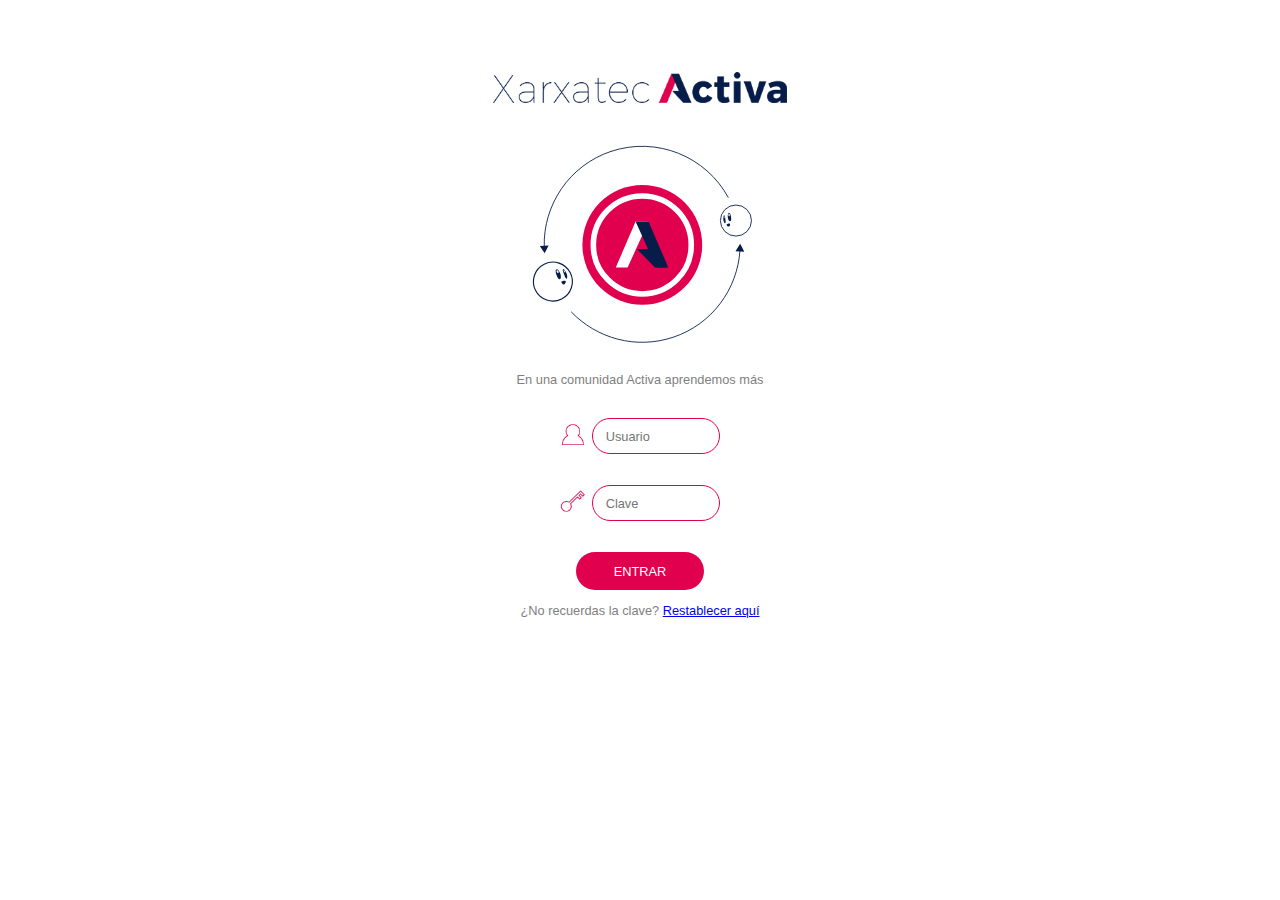
<file: proyectoFinal/index.html>
<!DOCTYPE html>
<html lang="es">

<head>
    <meta charset="UTF-8">
    <meta http-equiv="X-UA-Compatible" content="IE=edge">
    <meta name="viewport" content="width=device-width, initial-scale=1.0">
    <link rel="stylesheet" href="style/styleindex.css">
    <title>Login</title>
</head>

<body>
    <div class="center">
        <div id="prueba">
            <img id="logoXarxatec" src="public/logo-x-activa-movil-w412.png" alt="Titulo">
            <img id="imagenLogoXarxatec" src="public/login-img.svg" alt="LogoEnMovimiento"></div>
        <p>En una comunidad Activa
            aprendemos más</p>
        <form action="#" method="post">
            <p><img class="iconLogin" src="public/login-icono-usuario.png" alt="usuario"><input type="text"
                    placeholder="   Usuario"></p>
            <p><img class="iconLogin" src="public/login-icono-clave.png" alt="clave"><input type="password"
                    placeholder="   Clave">
            </p>

            <button id="enter" type="submit"><a id="buttonEntry" href="mispuntosEnviados.html">ENTRAR</a>
            </button>
            <p>¿No recuerdas la clave? <a href="#">Restablecer aquí</a></p>
        </form>
    </div>
</body>

</html>
</file>
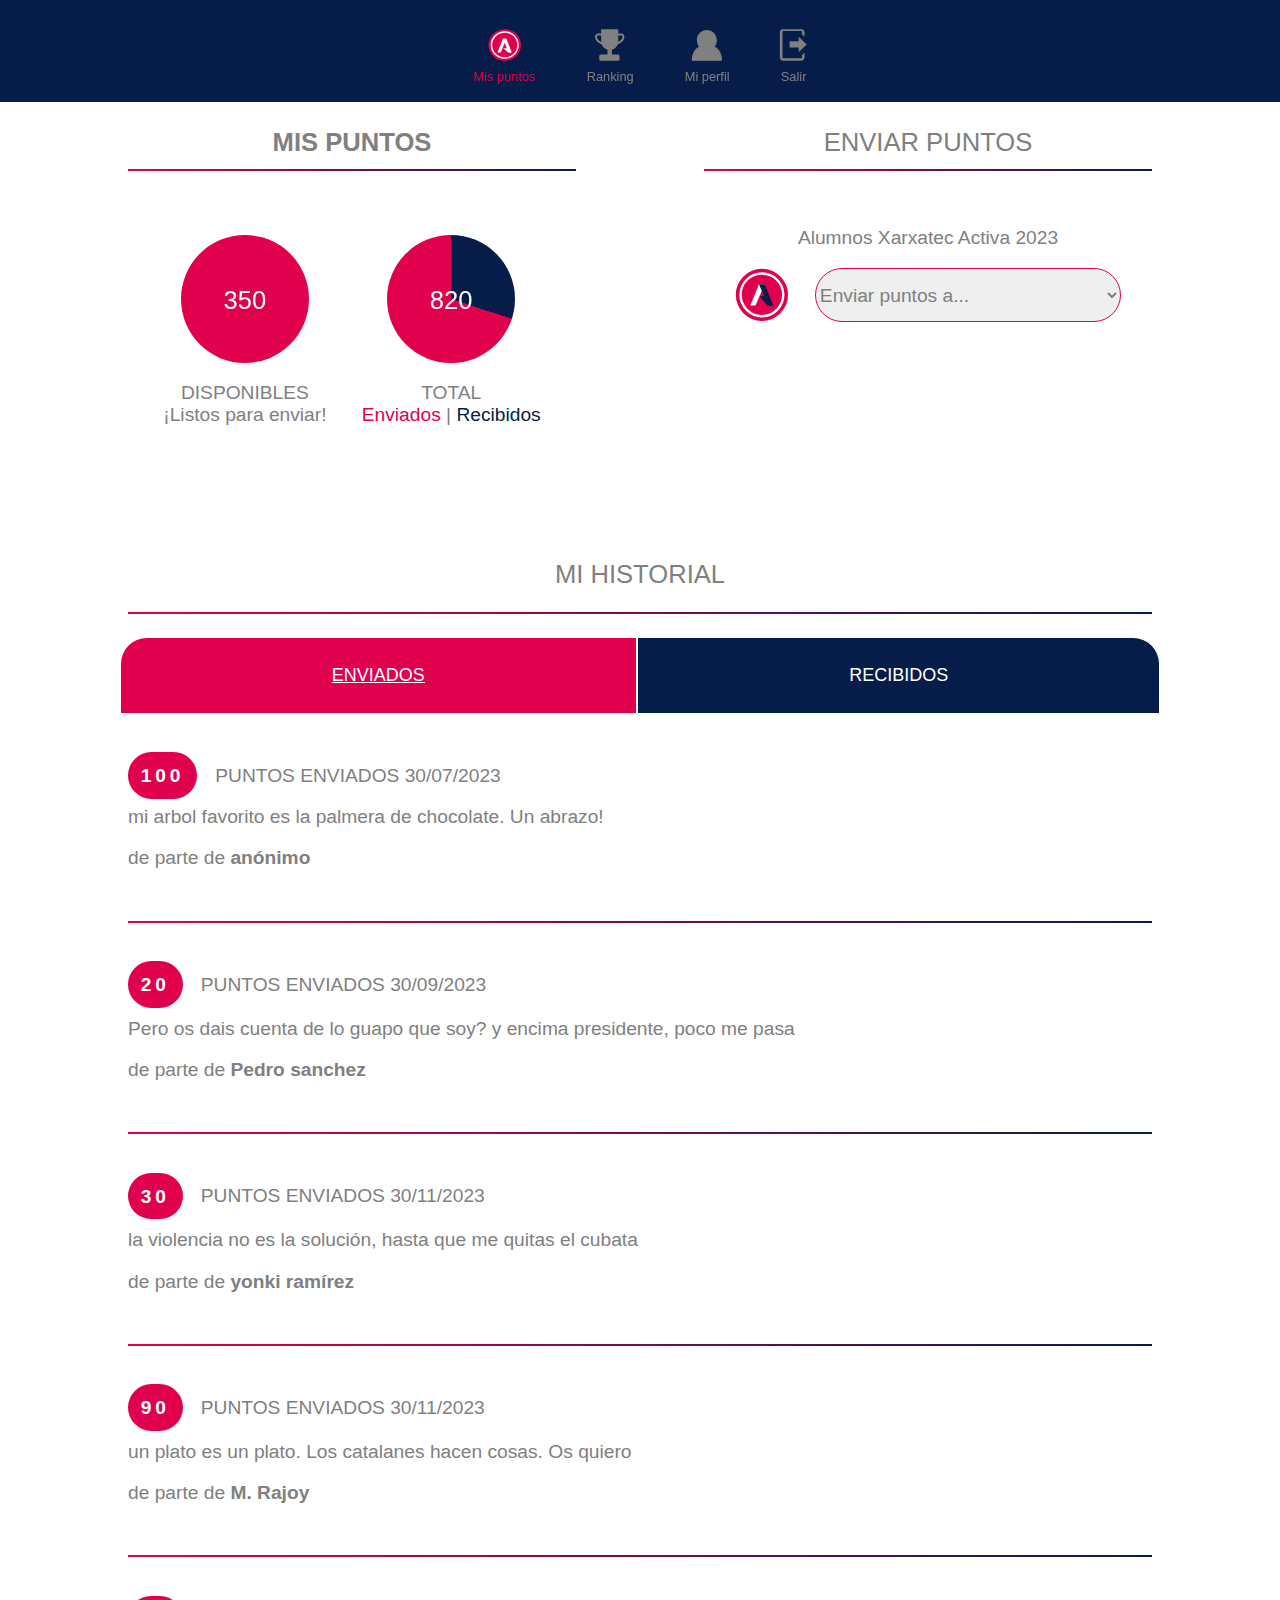
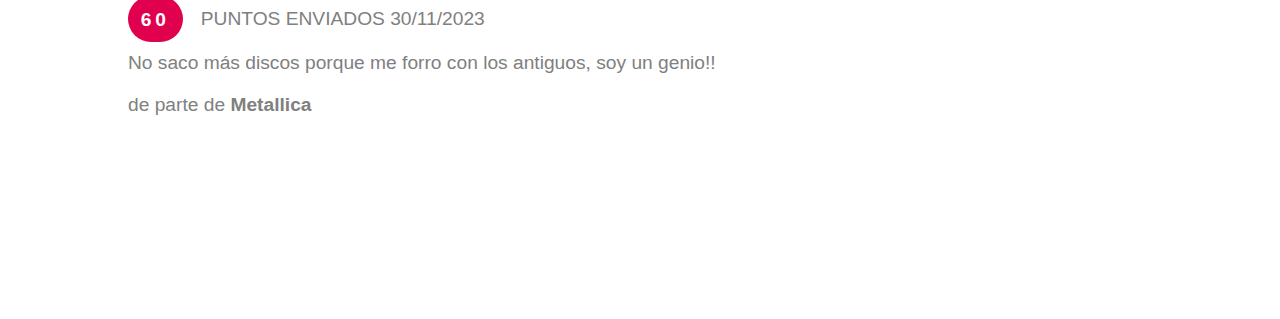
<file: proyectoFinal/mispuntosEnviados.html>
<!DOCTYPE html>
<html lang="en">

<head>
  <meta charset="UTF-8">
  <meta http-equiv="X-UA-Compatible" content="IE=edge">
  <meta name="viewport" content="width=devicewidth, initial-scale=1.0">
  <link rel="stylesheet" href="style/stylePointsWhitSending.css">
  <title>Mis puntos</title>
</head>

<body>
  <div id="menu">
    <div class="menuFoot">
      <a href="mispuntosEnviados.html"><img src="public/iconosMenu/mis-puntos-red.svg" alt="points"></a>
      <p class="red">Mis puntos</p>
    </div>
    <div class="menuFoot">
      <a href="ranking.html"><img src="public/iconosMenu/ranking-gray.svg" alt="ranking"></a>
      <p>Ranking</p>
    </div>
    <div class="menuFoot">
      <a href="#"><img src="public/iconosMenu/mi-perfil-gray.svg" alt="perfil"></a>
      <p>Mi perfil</p>
    </div>
    <div class="menuFoot">
      <a href="index.html"><img src="public/iconosMenu/logout-gray.svg" alt="exit"></a>
      <p>Salir</p>
    </div>
  </div>
  <div>
    <h1 class="center">MIS PUNTOS</h1>
    <hr />
    <div id="divPiechart">
      <div class="color">
        <div class="piechart1">
          <div id="numberpie1">350</div>
        </div>
        <p class="pieText">DISPONIBLES<br> ¡Listos para enviar!</p>
      </div>
      <div>
        <div class="piechart2">
          <div id="numberpie2">820</div>
        </div>
        <p class="pieText">TOTAL<br> <span id="sendText">Enviados</span> | <span id="receibedText">Recibidos</span>
        </p>
      </div>
    </div>
  </div>
  <div id="enviarPuntos">
  <h2 class="center">ENVIAR PUNTOS</h2>
  <hr />
  <div id="fondo">
    <p class="center">Alumnos Xarxatec Activa 2023</p>
    <div class="search"><a href="mispuntosEnviadosConEnvio.html">
        <img id="iconActiva" src="public/puntos-activa-logo.svg" alt="logoBuscarGente"></a>
      <select name="alumnos" id="alumnos">
        <option value="r">Enviar puntos a...</option>
        <option value="r">Antonio</option>
        <option value="a">Lydia</option>
        <option value="v">Juan</option>
      </select>
    </div>
  </div>
</div>
  <div id="miHistorial">
    <h2 class="center">MI HISTORIAL</h2>
    <hr />
    <div class="btnGroup">
      <button id="sendButton"><u>ENVIADOS</u></button>
      <a href="mispuntosRecibidos.html">
        <button id="receivedButton">RECIBIDOS</a></button> 
    </div>
    <div class="pAlign">
      <div><span class="pointsRed"><b>100</b></span> PUNTOS ENVIADOS
        30/07/2023</div>
      <p> mi arbol favorito es la palmera de chocolate. Un abrazo! </p>
      <p> de parte de <b>anónimo</b></p>
    </div>
    <hr id="hrHistory"/>
    <div class="pAlign">
      <div><span class="pointsRed"><b>20</b></span> PUNTOS ENVIADOS
        30/09/2023</div>
      <br>
     Pero os dais cuenta de lo guapo que soy? y encima presidente, poco me pasa<br>
      <p>de parte de <b>Pedro sanchez</b>
    </div>
    </p>
    <hr id="hrHistory"/>
    <div class="pAlign">
      <div><span class="pointsRed"><b>30</b></span> PUNTOS ENVIADOS
        30/11/2023</div>
      <br>
      la violencia no es la solución, hasta que me quitas el cubata<br>
      <p> de parte de <b>yonki ramírez</b>
    </div>
    </p>
    <hr id="hrHistory"/>
    <div class="pAlign">
      <div><span class="pointsRed"><b>90</b></span> PUNTOS ENVIADOS
        30/11/2023</div>
      <br>
      un plato es un plato. Los catalanes hacen cosas. Os quiero<br>
      <p> de parte de <b>M. Rajoy </b>
    </div>
    </p>
    <hr id="hrHistory"/>
    <div class="pAlign">
      <div><span class="pointsRed"><b>60</b></span> PUNTOS ENVIADOS
        30/11/2023</div>
      <br>
      No saco más discos porque me forro con los antiguos, soy un genio!!<br>
      <p> de parte de <b>Metallica</b>
    </div>
    </p>
    <br><br><br><br>
  </div>
</body>

</html>
</file>
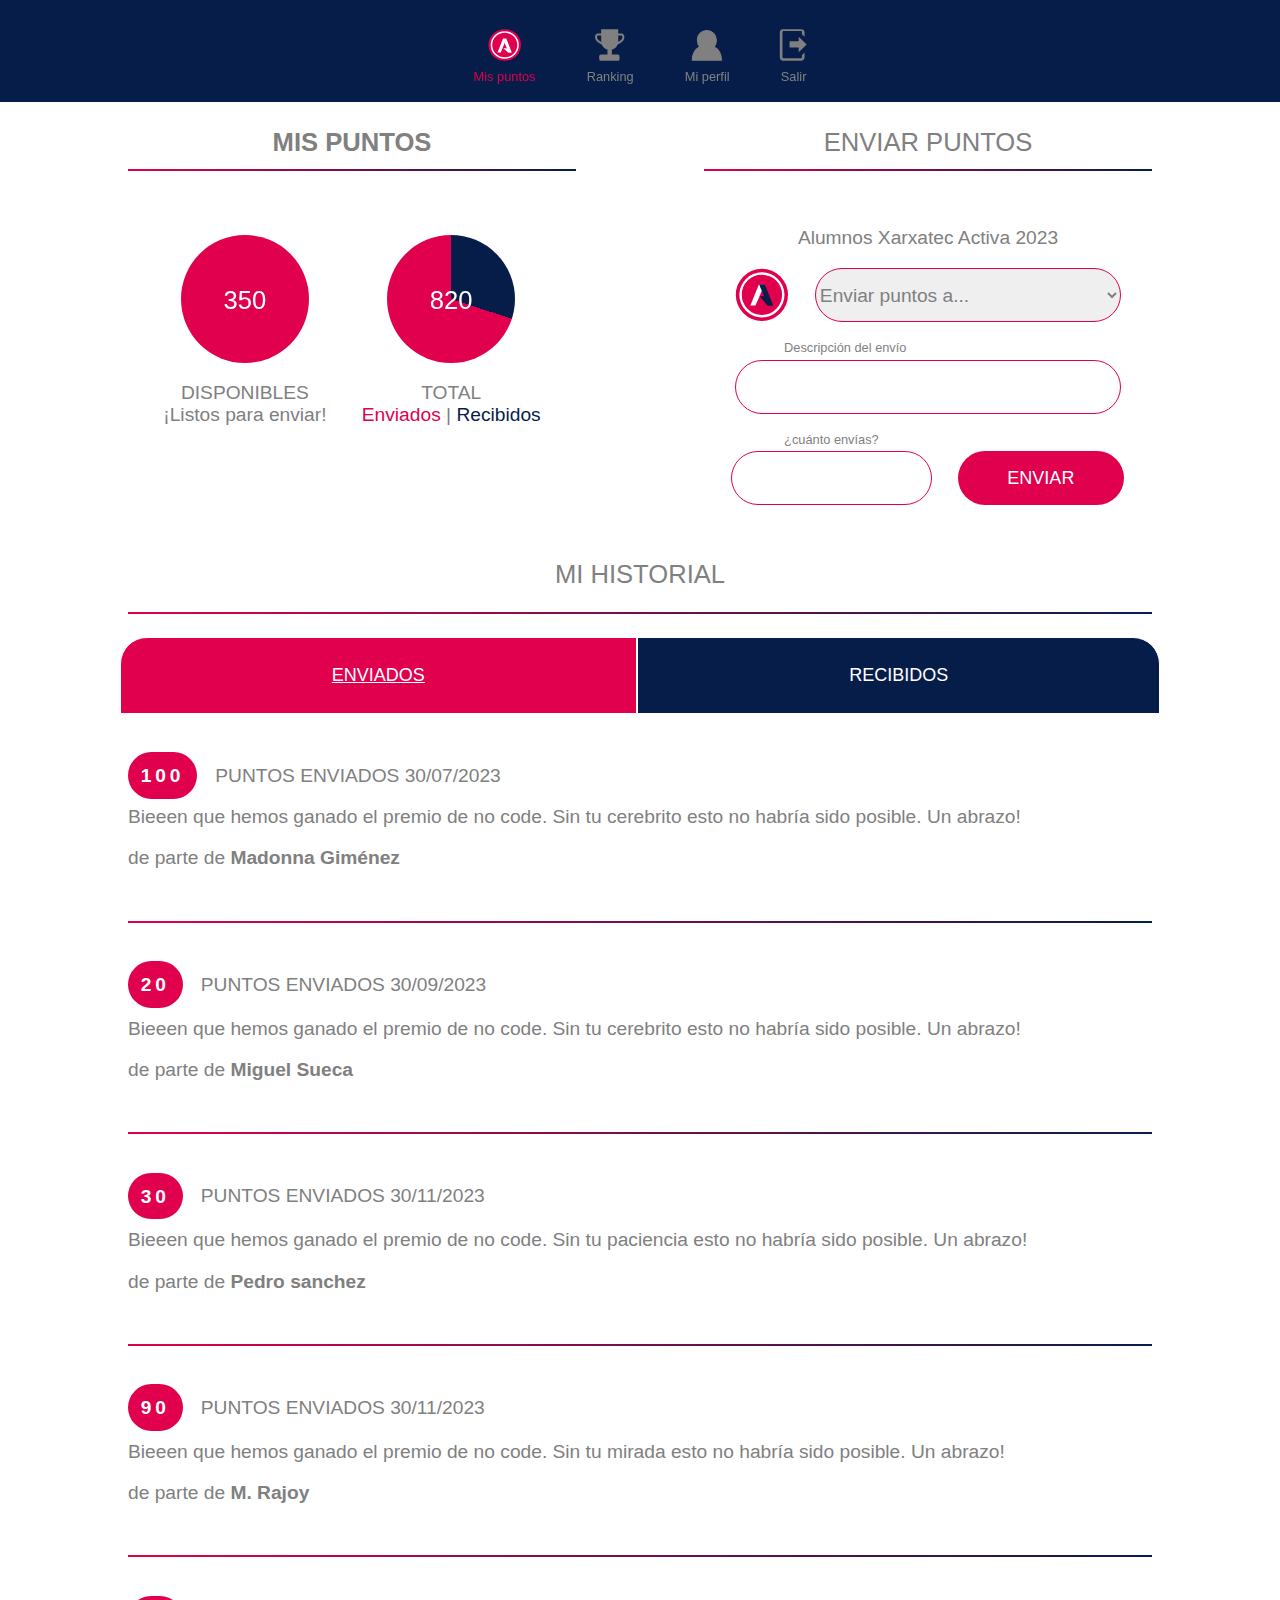
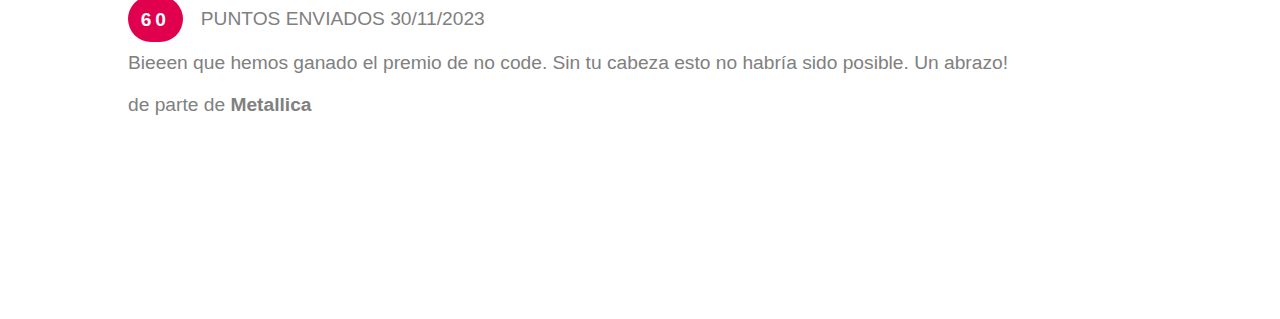
<file: proyectoFinal/mispuntosEnviadosConEnvio.html>
<!DOCTYPE html>
<html lang="en">

<head>
  <meta charset="UTF-8">
  <meta http-equiv="X-UA-Compatible" content="IE=edge">
  <meta name="viewport" content="width=devicewidth, initial-scale=1.0">
  <link rel="stylesheet" href="style/stylePointsWhitSending.css">
  <title>Mis puntos</title>
</head>

<body>
  <div id="menu">
    <div class="menuFoot">
      <a href="mispuntosEnviados.html"><img src="public/iconosMenu/mis-puntos-red.svg" alt="points"></a>
      <p class="red">Mis puntos</p>
    </div>
    <div class="menuFoot">
      <a href="ranking.html"><img src="public/iconosMenu/ranking-gray.svg" alt="ranking"></a>
      <p>Ranking</p>
    </div>
    <div class="menuFoot">
      <a href="#"><img src="public/iconosMenu/mi-perfil-gray.svg" alt="perfil"></a>
      <p>Mi perfil</p>
    </div>
    <div class="menuFoot">
      <a href="index.html"><img src="public/iconosMenu/logout-gray.svg" alt="exit"></a>
      <p>Salir</p>
    </div>
  </div>
  <div>
    <h1 class="center">MIS PUNTOS</h1>
    <hr />
    <div id="divPiechart">
      <div class="color">
        <div class="piechart1">
          <div id="numberpie1">350</div>
        </div>
        <p class="pieText">DISPONIBLES<br> ¡Listos para enviar!</p>
      </div>
      <div>
        <div class="piechart2">
          <div id="numberpie2">820</div>
        </div>
        <p class="pieText">TOTAL<br> <span id="sendText">Enviados</span> | <span id="receibedText">Recibidos</span>
        </p>
      </div>
    </div>
  </div>
  <div id="enviarPuntos">
    <h2 class="center">ENVIAR PUNTOS</h2>
    <hr />
    <div id="fondo">
      <p class="center">Alumnos Xarxatec Activa 2023</p>
      <div class="search">
        <img id="iconActiva" src="public/puntos-activa-logo.svg" alt="logoBuscarGente">
        <select name="alumnos" id="alumnos">
          <option value="r">Enviar puntos a...</option>
          <option value="r">Antonio</option>
          <option value="a">Lydia</option>
          <option value="v">Juan</option>
        </select>
      </div>
      <div class="spanCenter">Descripción del envío</div>
      <form action="#">
        <div id="textContainerDescription">
          <input id="sendDescription" type="text"></div>
        <div class="spanCenter">¿cuánto envías?</div>
        <div id="numberContainerqty">
          <input id="pointQty" type="number">
          <button id="sendPoints">ENVIAR</button></div>
      </form>
    </div>
  </div>
  <div id="miHistorial">
    <h2 class="center">MI HISTORIAL</h2>
    <hr />
    <div class="btnGroup">
      <button id="sendButton"><u>ENVIADOS</u></button>
      <a href="mispuntosRecibidos.html">
        <button id="receivedButton">RECIBIDOS</a></button>
    </div>
    <div class="pAlign">
      <div><span class="pointsRed"><b>100</b></span> PUNTOS ENVIADOS
        30/07/2023</div>
      <p> Bieeen que hemos ganado el premio de no code. Sin tu cerebrito
        esto no habría sido posible. Un abrazo! </p>
      <p> de parte de <b>Madonna Giménez</b></p>
    </div>
    <hr id="hrHistory" />
    <div class="pAlign">
      <div><span class="pointsRed"><b>20</b></span> PUNTOS ENVIADOS
        30/09/2023</div>
      <br>
      Bieeen que hemos ganado el premio de no code. Sin tu cerebrito
      esto no habría sido posible. Un abrazo!<br>
      <p>de parte de <b>Miguel Sueca</b>
    </div>
    </p>
    <hr id="hrHistory" />
    <div class="pAlign">
      <div><span class="pointsRed"><b>30</b></span> PUNTOS ENVIADOS
        30/11/2023</div>
      <br>
      Bieeen que hemos ganado el premio de no code. Sin tu paciencia
      esto no habría sido posible. Un abrazo!<br>
      <p> de parte de <b>Pedro sanchez</b>
    </div>
    </p>
    <hr id="hrHistory" />
    <div class="pAlign">
      <div><span class="pointsRed"><b>90</b></span> PUNTOS ENVIADOS
        30/11/2023</div>
      <br>
      Bieeen que hemos ganado el premio de no code. Sin tu mirada
      esto no habría sido posible. Un abrazo!<br>
      <p> de parte de <b>M. Rajoy </b>
    </div>
    </p>
    <hr id="hrHistory" />
    <div class="pAlign">
      <div><span class="pointsRed"><b>60</b></span> PUNTOS ENVIADOS
        30/11/2023</div>
      <br>
      Bieeen que hemos ganado el premio de no code. Sin tu cabeza
      esto no habría sido posible. Un abrazo!<br>
      <p> de parte de <b>Metallica</b>
    </div>
    </p>
    <br><br><br><br>
  </div>
</body>

</html>
</file>
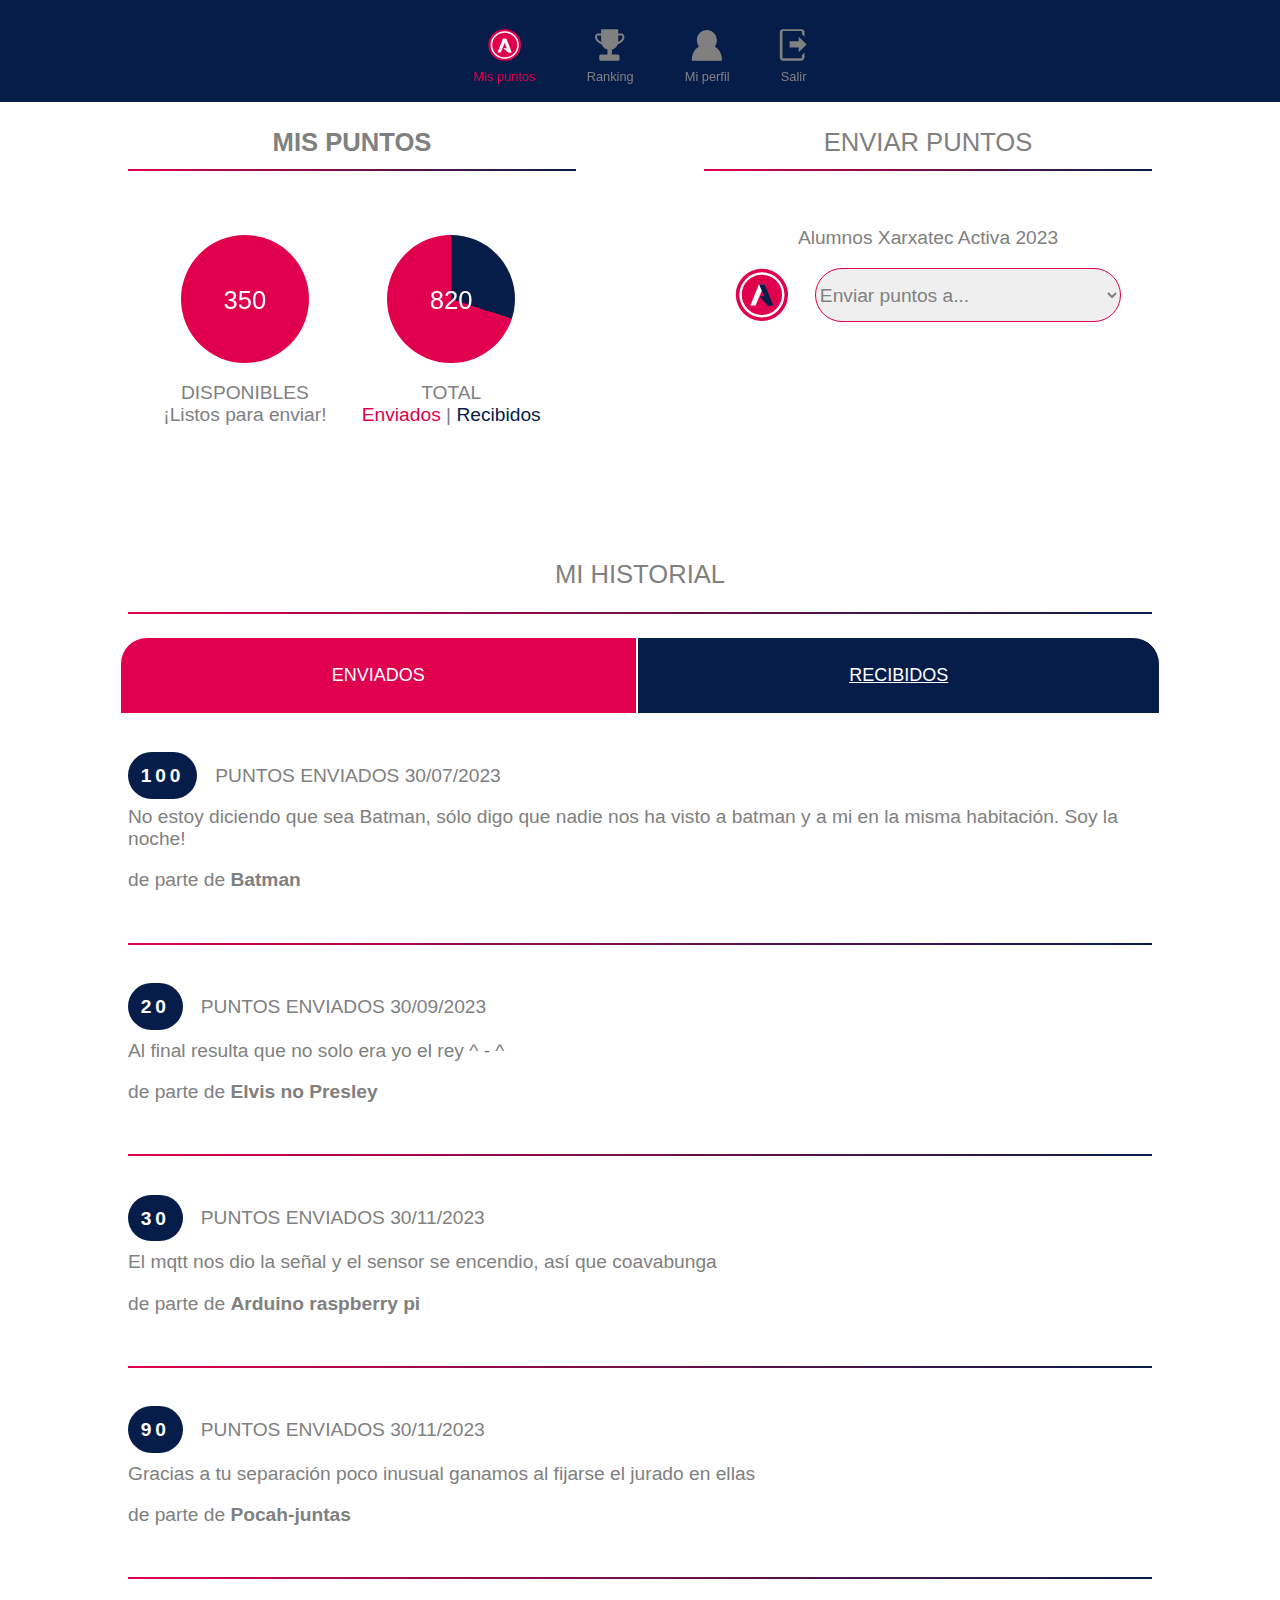
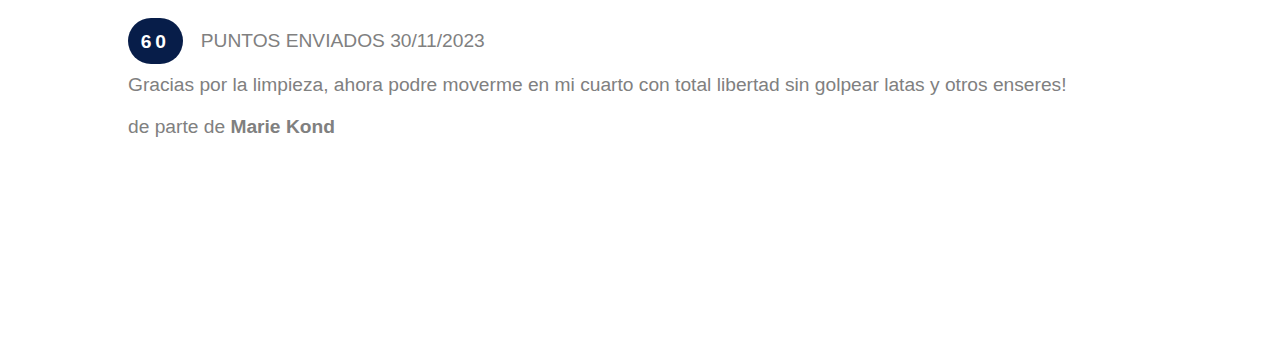
<file: proyectoFinal/mispuntosRecibidos.html>
<!DOCTYPE html>
<html lang="en">

<head>
  <meta charset="UTF-8">
  <meta http-equiv="X-UA-Compatible" content="IE=edge">
  <meta name="viewport" content="width=devicewidth, initial-scale=1.0">
  <link rel="stylesheet" href="style/stylePointsWhitSending.css">
  <title>Mis puntos</title>
</head>

<body>
  <div id="menu">
    <div class="menuFoot">
      <a href="mispuntosEnviados.html"><img src="public/iconosMenu/mis-puntos-red.svg" alt="points"></a>
      <p class="red">Mis puntos</p>
    </div>
    <div class="menuFoot">
      <a href="ranking.html"><img src="public/iconosMenu/ranking-gray.svg" alt="ranking"></a>
      <p>Ranking</p>
    </div>
    <div class="menuFoot">
      <a href="#"><img src="public/iconosMenu/mi-perfil-gray.svg" alt="perfil"></a>
      <p>Mi perfil</p>
    </div>
    <div class="menuFoot">
      <a href="index.html"><img src="public/iconosMenu/logout-gray.svg" alt="exit"></a>
      <p>Salir</p>
    </div>
  </div>
  <div>
    <h1 class="center">MIS PUNTOS</h1>
    <hr />
    <div id="divPiechart">
      <div class="color">
        <div class="piechart1">
          <div id="numberpie1">350</div>
        </div>
        <p class="pieText">DISPONIBLES<br> ¡Listos para enviar!</p>
      </div>
      <div>
        <div class="piechart2">
          <div id="numberpie2">820</div>
        </div>
        <p class="pieText">TOTAL<br> <span id="sendText">Enviados</span> | <span id="receibedText">Recibidos</span>
        </p>
      </div>
    </div>
  </div>
  <div id="enviarPuntos">
    <h2 class="center">ENVIAR PUNTOS</h2>
    <hr />
    <div id="fondo">
      <p class="center">Alumnos Xarxatec Activa 2023</p>
      <div class="search"><a href="mispuntosEnviadosConEnvio.html">
          <img id="iconActiva" src="public/puntos-activa-logo.svg" alt="logoBuscarGente"></a>
        <select name="alumnos" id="alumnos">
          <option value="r">Enviar puntos a...</option>
          <option value="r">Antonio</option>
          <option value="a">Lydia</option>
          <option value="v">Juan</option>
        </select>
      </div>
    </div>
  </div>
  <div id="miHistorial">
    <h2 class="center">MI HISTORIAL</h2>
    <hr />
    <div class="btnGroup">
      <a href="mispuntosEnviados.html">
        <button id="sendButton">ENVIADOS</button></a>
      <button id="receivedButton"><u>RECIBIDOS</u></button>
    </div>
    <div class="pAlign">
      <div><span class="pointsBlue"><b>100</b></span> PUNTOS ENVIADOS
        30/07/2023</div>
      <p> No estoy diciendo que sea Batman, sólo digo que nadie nos ha visto a batman y a mi en la misma habitación. Soy
        la noche!</p>
      <p> de parte de <b>Batman</b></p>
    </div>
    <hr class="hrHistory" />
    <div class="pAlign">
      <div><span class="pointsBlue"><b>20</b></span> PUNTOS ENVIADOS
        30/09/2023</div>
      <br>
      Al final resulta que no solo era yo el rey ^ - ^<br>
      <p>de parte de <b>Elvis no Presley</b></p>
    </div>
    <hr class="hrHistory" />
    <div class="pAlign">
      <div><span class="pointsBlue"><b>30</b></span> PUNTOS ENVIADOS
        30/11/2023</div>
      <br>
      El mqtt nos dio la señal y el sensor se encendio, así que coavabunga<br>
      <p> de parte de <b>Arduino raspberry pi</b></p>
    </div>

    <hr class="hrHistory" />
    <div class="pAlign">
      <div><span class="pointsBlue"><b>90</b></span> PUNTOS ENVIADOS
        30/11/2023</div>
      <br>
      Gracias a tu separación poco inusual ganamos al fijarse el jurado en ellas<br>
      <p> de parte de <b>Pocah-juntas </b></p>
    </div>

    <hr class="hrHistory" />
    <div class="pAlign">
      <div><span class="pointsBlue"><b>60</b></span> PUNTOS ENVIADOS
        30/11/2023</div>
      <br>
      Gracias por la limpieza, ahora podre moverme en mi cuarto con total libertad sin golpear latas y otros
      enseres!<br>
      <p> de parte de <b>Marie Kond</b> </p>
    </div>

    <br><br><br><br>
  </div>
</body>

</html>
</file>
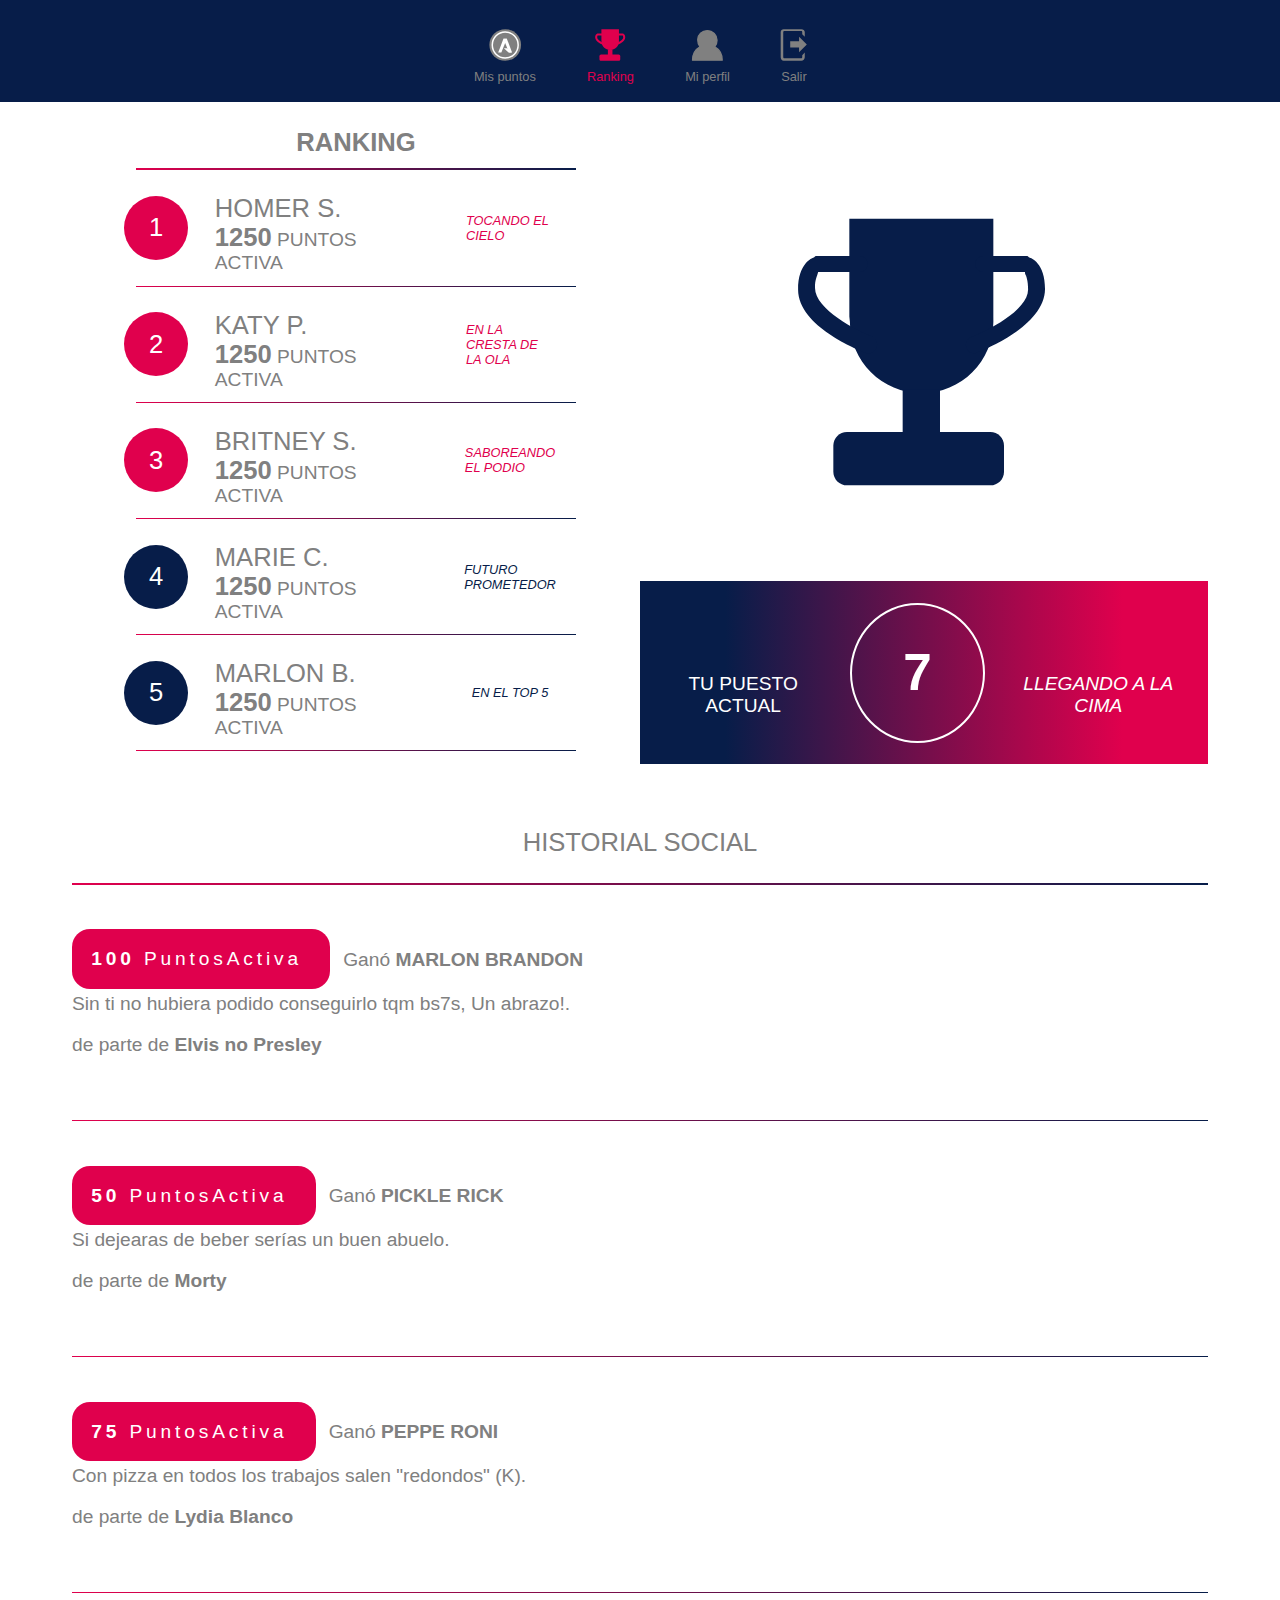
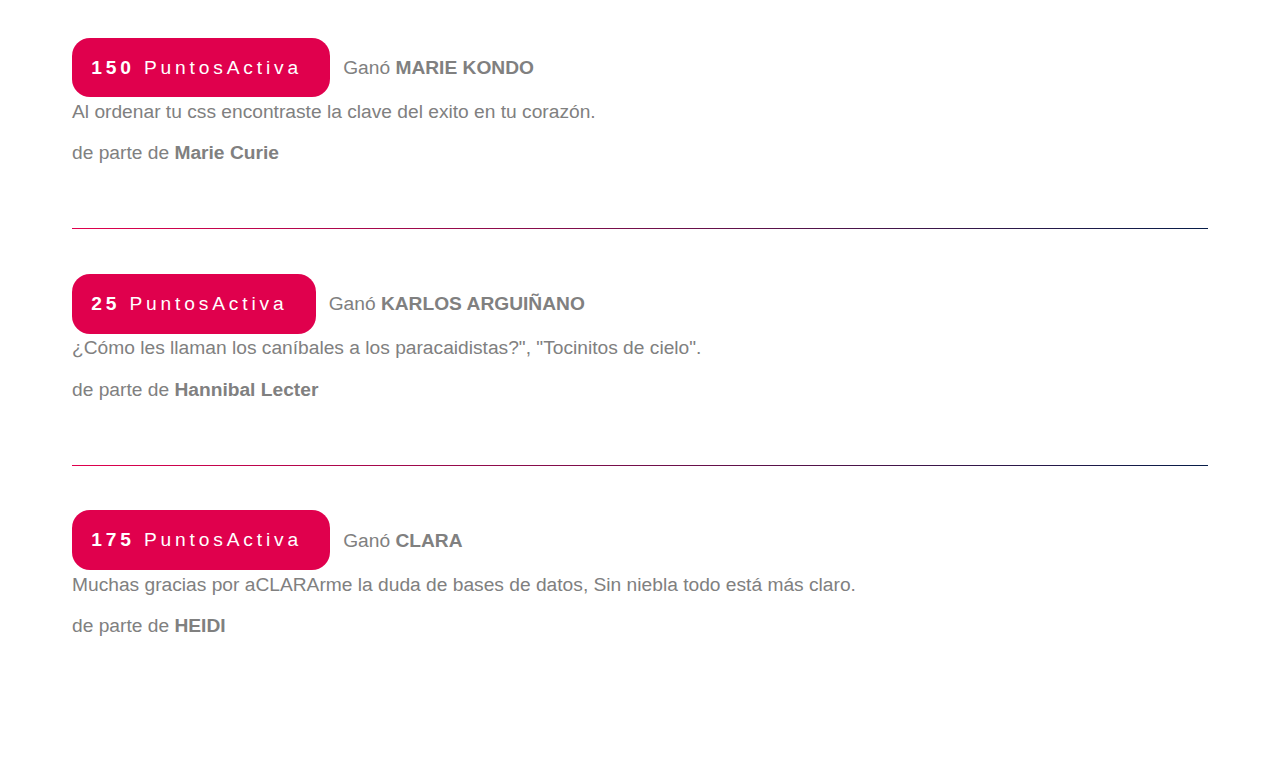
<file: proyectoFinal/ranking.html>
<!DOCTYPE html>
<html lang="es">

<head>
    <meta charset="UTF-8">
    <meta http-equiv="X-UA-Compatible" content="IE=edge">
    <meta name="viewport" content="width=device-width, initial-scale=1.0">
    <link rel="stylesheet" href="style/styleranking.css">
    <title>Ranking Puntos Xarxatec Activa</title>
</head>

<body>
    <nav id="menu">
        <div class="menuFoot">
            <a href="mispuntosEnviados.html"><img src="public/iconosMenu/mis-puntos-gray.svg" alt="points"></a>
            <p>Mis puntos</p>
        </div>
        <div class="menuFoot">
            <a href="ranking.html"><img src="public/iconosMenu/ranking-red.svg" alt="ranking"></a>
            <p class="red">Ranking</p>
        </div>
        <div class="menuFoot">
            <a href="#"><img src="public/iconosMenu/mi-perfil-gray.svg" alt="perfil"></a>
            <p>Mi perfil</p>
        </div>
        <div class="menuFoot">
            <a href="index.html"><img src="public/iconosMenu/logout-gray.svg" alt="exit"></a>
            <p>Salir</p>
        </div>
    </nav>
    <div class="column">
        <div id="rankingColumn">
            <h1>RANKING</h1>
            <hr id="rankingTitle" />
            <div class="rankingList1">
                <p class="rankingPositionPodium item1">1</p>
                <p class="item2">HOMER S.</p>
                <p class="item3"><em class="red">TOCANDO EL CIELO</em></p>
                <p class="item4"><span id="pointSize"><b>1250</b></span> PUNTOS ACTIVA</p>
            </div>
            <hr id="rankingHr" />
            <div class="rankingList1">
                <p class="rankingPositionPodium item1">2</p>
                <p class="item2">KATY P.</p>
                <p class="item3"><em class="red">EN LA CRESTA DE LA OLA</em></p>
                <p class="item4"><span id="pointSize"><b>1250</b></span> PUNTOS ACTIVA</p>
            </div>
            <hr id="rankingHr" />
            <div class="rankingList1">
                <p class="rankingPositionPodium item1">3</p>
                <p class="item2">BRITNEY S.</p>
                <p class="item3"><em class="red">SABOREANDO EL PODIO</em></p>
                <p class="item4"><span id="pointSize"><b>1250</b></span> PUNTOS ACTIVA</p>
            </div>
            <hr id="rankingHr" />
            <div class="rankingList1">
                <p class="rankingPositionPodium2 item1">4</p>
                <p class="item2">MARIE C. </p>
                <p class="item3"><em class="blue">FUTURO PROMETEDOR</em></p>
                <p class="item4"><span id="pointSize"><b>1250</b></span> PUNTOS ACTIVA</p>
            </div>
            <hr id="rankingHr" />
            <div class="rankingList1">
                <p class="rankingPositionPodium2 item1">5</p>
                <p class="item2">MARLON B.</p>
                <p class="item3"><em class="blue">EN EL TOP 5</em></p>
                <p class="item4"><span id="pointSize"><b>1250</b></span> PUNTOS ACTIVA</p>
            </div>
            <hr id="rankingHr" />
        </div>
        <div>
            <div id="rankingCup">
                <div class="center">
                    <img id="cup" src="public/iconosMenu/ranking-blue.svg" alt="una copa"></div>
                <div id="myPosition">TU PUESTO ACTUAL <b id="myPositionNumber">7</b> <cite id="myTittle"> LLEGANDO A LA CIMA</cite>
                </div>
            </div>
        </div>
    </div>
    <div id="socialColumns">
        <h2 class="center">HISTORIAL SOCIAL</h2>
        <hr />
        <div class="pAlign">
            <div id="headerPoints"><span class="pointsRed"><b>100</b> PuntosActiva </span>Ganó
                <b>MARLON BRANDON</b></div>
            <br>
            Sin ti no hubiera podido conseguirlo tqm bs7s, Un abrazo!.<br>
            <p>de parte de <b>Elvis no Presley</b>
        </div>
        <hr id="rankingHr" />
        <div class="pAlign">
            <div id="headerPoints"><span class="pointsRed"><b>50</b> PuntosActiva </span>Ganó
                <b>PICKLE RICK</b></div>
            <br>
            Si dejearas de beber serías un buen abuelo.<br>
            <p>de parte de <b>Morty</b>
        </div>
        <hr id="rankingHr" />
        <div class="pAlign">
            <div id="headerPoints"><span class="pointsRed"><b>75</b> PuntosActiva </span>Ganó
                <b>PEPPE RONI</b></div>
            <br>
            Con pizza en todos los trabajos salen "redondos" (K).<br>
            <p>de parte de <b>Lydia Blanco</b>
        </div>
        <hr id="rankingHr" />
        <div class="pAlign">
            <div id="headerPoints"><span class="pointsRed"><b>150</b> PuntosActiva </span>Ganó
                <b>MARIE KONDO</b></div>
            <br>
            Al ordenar tu css encontraste la clave del exito en tu corazón. <br>
            <p>de parte de <b>Marie Curie</b>
        </div>
        <hr id="rankingHr" />
        <div class="pAlign">
            <div id="headerPoints"><span class="pointsRed"><b>25</b> PuntosActiva </span>Ganó
                <b>KARLOS ARGUIÑANO</b></div><br> ¿Cómo les llaman los caníbales a los paracaidistas?", "Tocinitos
            de
            cielo".
            <br>
            <p>de parte de <b>Hannibal Lecter</b>
        </div>
        <hr id="rankingHr" />
        <div class="pAlign">
            <div id="headerPoints"><span class="pointsRed"><b>175</b> PuntosActiva </span>Ganó
                <b>CLARA</b></div>
            <br>
            Muchas gracias por aCLARArme la duda de bases de datos,
            Sin niebla todo está más claro.<br>
            <p>de parte de <b>HEIDI</b>
        </div>
        <br><br><br>
    </div>
</body>

</html>
</file>
<file: proyectoFinal/style/styleindex.css>
* {
  box-sizing: border-box;
  font-family: 'Rubik', 'Gill Sans MT', Calibri, 'Trebuchet MS', sans-serif;
}

body {
  color: grey;
  font-size: 3vw;
}

.center {
  text-align: center;
  align-items: center;
}

#logoXarxatec {
  margin-top: 10vh;
  width: 65vw;
  margin-bottom: 5vw;
}

#imagenLogoXarxatec {
  width: 65vw;
  margin-bottom: 5vw;
}

.iconLogin {
  width: 7vw;
  margin-right: 2vw;
  margin-bottom: -2vw;
}

#enter {
  background-color: rgb(224, 0, 77);
  border-style: none;
  border-radius: 9vw;
  height: 10vw;
  width: 30vw;
  font-size: 3vw;
}

#buttonEntry {
  text-decoration: none;
  color: white;
}

input,
select {
  border-radius: 40vw;
  border: 1px solid rgb(224, 0, 77);
  height: 10vw;
  width: 60vw;
  font-size: 3vw;
}

@media only screen and (min-width: 768px) {

  #logoXarxatec {
    margin-top: 5vh;
    width: 55vw;
    margin-bottom: 5vw;
  }

  #imagenLogoXarxatec {
    width: 50vw;
    margin-bottom: 1vw;
  }

  input {
    margin-top: 2vw;
  }

  @media all and (orientation:landscape) {
    #logoXarxatec {
      width: 43vw;
      margin: 0%;
      margin-top: 10VW;
      margin-bottom: 2vh;
    }

    p {
      font-size: 2vw;
    }

    #imagenLogoXarxatec {
      display: none;
    }

    input {
      margin-top: 2vh;
      width: 30vw;
      height: 10vh;
      font-size: 2vw;
    }

    .iconLogin {
      width: 5vw;
      margin-right: 2vw;
    }

    #enter {
      background-color: rgb(224, 0, 77);
      border-style: none;
      border-radius: 5vw;
      height: 7vw;
      width: 20vw;
      font-size: 2vw;
      margin-top: 2vh;
    }
  }
}

@media only screen and (min-width: 1280px) {
  #logoXarxatec {
    width: 23vw;
    margin: 0%;
    margin-top: 5VW;
    margin-bottom: 2vh;
  }

  #enter {
    background-color: rgb(224, 0, 77);
    border-style: none;
    border-radius: 5vw;
    height: 3vw;
    width: 10vw;
    font-size: 1vw;
    margin-top: 2vh;
  }

  .iconLogin {
    width: 2vw;
    margin-right: 0.5vw;
    margin-bottom: -0.5vw;
  }
  #imagenLogoXarxatec {
    display: block;
    margin-left: auto;
    margin-right: auto;
    width: 20vw;
  }

  input {
    width: 10vw;
    height: 4vh;
    font-size: 1vw;
  }
  p{
    font-size: 1vw;
  }
}
</file>
<file: proyectoFinal/style/stylePointsWhitSending.css>
* {
  box-sizing: border-box;
  font-family: 'Rubik', 'Gill Sans MT', Calibri, 'Trebuchet MS', sans-serif;
}

body {
  color: grey;
  font-size: 3vw;
}

h1 {
  font-size: 5vw;
  text-align: center;
  margin-top: 10%;
  margin-bottom: 2%;
}

h2 {
  margin-top: 8%;
  font-weight: 10;
  margin-bottom: 2%;
}
#menu {
  display: flex;
  position: fixed;
  bottom: 0vw;
  background-color: rgb(255, 255, 255);
  box-shadow: 5px -5px 20px rgb(190, 190, 190);
  width: 99vw;
  justify-content: space-evenly;
  border-radius: 7vw 7vw 0vw 0vw;
}


#menu a img {
  width: 10vw;
  margin-top: 2vw;
}

.menuFoot {
  text-align: center;
}

.menuFoot p {
  margin: 0vw 0vw 2vw;
}

.red {
  color: rgb(224, 0, 77, 1);
}

.center {
  text-align: center;
  align-items: center;
}

#divPiechart {
  display: flex;
  justify-content: space-around;
}

.piechart1 {
  margin-top: 2vh;
  width: 30vw;
  height: 30vw;
  border-radius: 50%;
  background-image: conic-gradient(rgba(224, 0, 77)0% 100%);
}

.piechart2 {
  margin-top: 2vh;
  width: 30vw;
  height: 30vw;
  border-radius: 50%;
  background-image: conic-gradient(rgba(7, 29, 73)0% 30%, rgba(224, 0, 77)0%);
}

#numberpie2 {
  color: white;
  text-align: center;
  font-size: 5vw;
  position: relative;
  top: 40%;
}

#numberpie1 {
  color: white;
  text-align: center;
  font-size: 5vw;
  position: relative;
  top: 40%;
}

hr {
  background-color: rgba(7, 29, 73, 1);
  background-image: linear-gradient(90deg, rgba(224, 0, 77, 1), transparent);
  border: 0;
  height: 2px;
  margin: 5vw;
  margin-top: 2%;
}

.pieText {
  text-align: center;
}

#textContainerDescription {
  text-align: center;
}

#numberContainerqty {
  display: flex;
  padding-left: 16vw;
}

#sendText {
  color: rgba(224, 0, 77);
}

#pointQty {
  width: 40%;
}

#receibedText {
  color: rgba(7, 29, 73);
}

#fondo {
  padding: 2vw 0 2vh 0;
  margin: 0vw -1.4vw;
}

.spanCenter {
  padding: 2vh 0vh 0.5vh 18vh;
  font-size: 2vw;
}

.btnGroup a {
  text-decoration: none;
  color: white;
}

.btnGroup {
  display: flex;
  flex-wrap: nowrap;
  justify-content: center;
}


#sendButton {
  background-color: rgb(224, 0, 77);
  color: white;
  text-decoration: none;
  border-top-left-radius: 3vh;
  border-style: none;
  font-size: 2vh;
  padding: 2vw 13vw;
  border-color: white;
  border-width: 1px;
  border-style: solid;
}

#receivedButton {
  background-color: rgb(7, 29, 73);
  color: white;
  text-decoration: none;
  border-style: none;
  border-top-right-radius: 3vh;
  font-size: 2vh;
  padding: 2vw 13vw;
  border-color: white;
  border-width: 1px;
  border-style: solid;
}

.pAlign {
  margin: 5vw;
}

.pointsRed {
  color: white;
  background-color: rgb(224, 0, 77);
  border-radius: 2vh;
  padding: 1.5vw;
  letter-spacing: 0.3vw;
  margin-right: 1vw;
}

.search {
  display: flex;
  justify-content: center;
}

.pointsBlue {
  color: white;
  background-color: rgb(7, 29, 73);
  border-radius: 5vh;
  padding: 1.5vw;
  letter-spacing: 0.3vw;
  margin-right: 1vw;
}

#iconActiva {
  width: 6vh;
  margin-right: 2vw;
}

input,
select {
  border-radius: 40vw;
  border: 1px solid rgb(224, 0, 77);
  height: 6vh;
  width: 60vw;
}

#sendDescription {
  width: 69%;
}

#enter {
  background-color: rgb(224, 0, 77);
  border-style: none;
  border-radius: 9vw;
  height: 5vh;
  width: 30vw;
}

#sendPoints {
  background-color: rgb(224, 0, 77);
  border-style: none;
  border-radius: 9vw;
  color: white;
  height: 6vh;
  width: 20vw;
  margin: 0vw 2vw;
}

@media only screen and (min-width: 768px) {
  select {
    font-size: 3vw;
    color: gray;
  }
}

@media all and (orientation:landscape) {
  body {
    font-size: 1.5vw;
  }
  #menu {
    display: flex;
    position: fixed;
    bottom: 0vw;
    background-color: rgb(255, 255, 255);
    box-shadow: 5px -5px 20px rgb(190, 190, 190);
    width: 100vw;
    margin-left: -5vw;
    justify-content: space-evenly;
    border-radius: 7vw 7vw 0vw 0vw;
  }
  #menu {
    justify-content: center;
  }

  #menu a img {
    width: 3vw;
    margin-top: 2vw;
  }

  #menu p {
    margin: 0vw 2vw 2vw;
  }

  h1 {
    font-size: 2vw;
    text-align: center;
    margin-top: 0;
  }

  h2 {
    margin-top: 0;
    font-size: 2vw;
  }

  body {
    margin: 5vw;
    display: grid;
    grid-template-columns: 50% 50%;
    grid-template-rows: 48vh;
    grid-template-areas:
      "a b"
      "c c";
  }

  #divPiechart {
    display: flex;
    justify-content: space-evenly;
    margin: 5vw;
  }

  .piechart1 {
    grid-area: a;
    margin: auto;
    width: 10vw;
    height: 10vw;
  }

  .piechart2 {
    margin: auto;
    width: 10vw;
    height: 10vw;
  }

  #numberpie2,
  #numberpie1 {
    font-size: 2vw;
  }

  .pieText {
    text-align: center;
  }

  #enviarPuntos {
    grid-area: b;
  }

  #miHistorial {
    grid-area: c;
  }

  select {
    border: 1px solid rgb(224, 0, 77);
    height: 6vh;
    width: 30vw;
    font-size: 1.5vw;
  }

  #sendButton {
    padding: 0vw 16.5vw;
    height: 6vw;
  }

  #receivedButton {
    padding: 0vw 16.5vw;
    height: 6vw;
  }

  .pAlign {
    margin: 4vw 5vw;
  }

  hr {
    margin-bottom: 2%;
  }

  .pointsRed,
  .pointsBlue {
    border-radius: 5vh;
    padding: 1vw;
  }

  .spanCenter {
    padding: 2vh 0vh 0.5vh 18vh;
    font-size: 1vw;
  }

  #sendDescription {
    width: 63%;
  }

  #alumnos {
    width: 50%;
  }

  #numberContainerqty {
    padding-left: 8.5vw;
  }

  #sendPoints {
    height: 6vh;
    width: 13vw;
    font-size: 2vh;
  }
}

@media only screen and (min-width: 1280px) {

  h1,h2 {

    margin-top: 5vw;
  }

  #menu {
    display: flex;
    position: fixed;
    top: 0vw;
    width:100vw;
    height: 8vw;
    justify-content: center;
    border-radius: 0vw;
    background-color: rgb(7, 29, 73);
  box-shadow: 5px -5px 20px rgb(255, 255, 255);
  }

  .menuFoot p {
    margin: 0%;
    font-size: 1vw;
  }

}
/*360×640 
768x
1280*/
</file>
<file: proyectoFinal/style/styleranking.css>
* {
  box-sizing: border-box;
  font-family: 'Rubik', 'Gill Sans MT', Calibri, 'Trebuchet MS', sans-serif;
}

#cup {
  width: 0px;
}

body {
  color: grey;
  font-size: 3vw;
}

.center {
  text-align: center;
  align-items: center;
}

h1 {
  font-size: 5vw;
  text-align: center;
  margin-top: 10%;
  margin-bottom: 2%;
}

h2 {
  margin-top: 8%;
  font-weight: 10;
  margin-bottom: 2%;
}

#rankingTitle {
  background-color: rgba(7, 29, 73, 1);
  background-image: linear-gradient(90deg, rgba(224, 0, 77, 1), transparent);
  border: 0;
  height: 2px;
  margin: 0vw 5vw 0vw 5vw;

}

#rankingHr {
  background-color: rgba(7, 29, 73, 1);
  background-image: linear-gradient(90deg, rgba(224, 0, 77, 1), transparent);
  border: 0;
  height: 1px;
  margin: 0vw 5vw 0vw 5vw;
}

.pAlign {
  margin: 5vw;
}

.red {
  color: rgb(224, 0, 77, 1);
}

hr {
  background-color: rgba(7, 29, 73, 1);
  background-image: linear-gradient(90deg, rgba(224, 0, 77, 1), transparent);
  border: 0;
  height: 2px;
  margin: 5vw;
  margin-top: 2%;
}

input[type=number]:hover::-webkit-inner-spin-button {
  width: 5vw;
  height: 5vh;
}

.pointsRed {
  color: white;
  background-color: rgb(224, 0, 77);
  border-radius: 2vh;
  padding: 1.5vw;
  letter-spacing: 0.3vw;
  margin-right: 1vw;
}

.pointsBlue {
  color: white;
  background-color: rgb(7, 29, 73);
  border-radius: 2vh;
  padding: 1.5vw;
  letter-spacing: 0.3vw;
  margin-right: 1vw;
}

#sendDescription {
  width: 75.5%;
}

#textContainerDescription {
  text-align: center;
}

#numberContainerqty {
  display: flex;
  padding-left: 12vw;
}

#pointQty {
  width: 40%;
}

/*franja degradado de aqui en adelante I LIKE IT*/
.rankingPositionPodium {
  border-radius: 100%;
  background: rgb(224, 0, 77, 1);
  display: flex;
  justify-content: center;
  align-items: center;
  color: white;
  font-size: 7vw;
  width: 12vw;
  height: 12vw;
  align-self: center;
  justify-self: center;
}

.rankingPositionPodium2 {
  border-radius: 100%;
  background: rgb(7, 29, 73, 1);
  display: flex;
  justify-content: center;
  align-items: center;
  color: white;
  font-size: 5vw;
  width: 12vw;
  height: 12vw;
  align-self: center;
  justify-self: center;
}

.blue {
  color: rgb(7, 29, 73, 1);
}

.rankingList1 {
  display: grid;
  margin: 0vw 5vw 0vw 5vw;
  grid-template-columns: 15vw auto 20vw;
  grid-template-rows: 11vw;
  grid-template-areas:
    "a b c"
    "a d c";
}

.item1 {
  margin: 4vw 0vw 4vw 0vw;
  grid-area: a;
}

.item2 {
  display: grid;
  align-items: end;
  grid-area: b;
  font-size: 4vw;
  margin-left: 5vw;
  margin-bottom: 0vw;
}

.item3 {
  grid-area: c;
  display: flex;
  align-self: center;
  justify-self: center;
}

.item4 {
  grid-area: d;
  margin-left: 5vw;
  margin-top: 0%;
}
#myPositionNumber{
  animation: myani2;
  animation-duration: 3s;
}
 @keyframes myani2 {
  0%,
  25%,
  50%{opacity: 0;}
  100% {
    opacity: 1;
  }
}
#pointSize {
  font-size: 4vw;
}

#myPositionNumber {
  border-radius: 100%;
  padding: 3vw 4vw;
  margin: 1vw;
  border: solid 2px white;
  font-size: 4vw;
}

#myPosition {
  display: flex;
  align-items: baseline;
  justify-content: space-evenly;
  color: white;
  font-size: 1.5vw;
  text-align: center;
  padding: 1vh;
  background: rgb(7, 29, 73);
  background: linear-gradient(90deg, rgba(7, 29, 73, 1) 15%, rgba(224, 0, 77, 1) 85%);
}

#iconPoints {
  width: 8vw;
}

#menu {
  display: flex;
  position: fixed;
  bottom: 0vw;
  background-color: rgb(255, 255, 255);
  box-shadow: 5px -5px 20px rgb(190, 190, 190);
  width: 99vw;
  justify-content: space-evenly;
  border-radius: 7vw 7vw 0vw 0vw;
}

#menu a img {
  width: 10vw;
  margin-top: 2vw;
}

.menuFoot {
  text-align: center;
}

.menuFoot p {
  margin: 0vw 0vw 2vw;
}

@media only screen and (orientation:landscape) {
  body {
    font-size: 1.5vw;
  }

  .rankingList1 {
    grid-template-columns: 15% 60% 20%;
    grid-template-rows: auto;
  }

  .column {
    margin: 5vw;
    font-size: 1.5vw;
    display: grid;
    grid-template-columns: 50% 50%;
    grid-template-areas:
      "rkc rc"
      "3  3";
  }

  #rankingColumn {
    grid-area: rkc;
  }

  #rankingCup {
    grid-area: rc;
    background-color: rgb(239, 239, 239);
    border-radius: 10%;
  }

  #socialColumns {
    grid-area: 3;
  }

  #menu {
    justify-content: center;
  }

  #menu a img {
    width: 3vw;
    margin-top: 2vw;
  }

  #menu p {
    margin: 0vw 2vw 2vw;
  }

  #cup {
    width: 25vw;
    margin: 5vw 0vw 5vw 0vw;
  }
  h1 {
    font-size: 2vw;
    text-align: center;
    margin-top: 0;
  }

  h2 {
    margin-top: 0;
    font-size: 2vw;
  }

  .rankingPositionPodium,
  .rankingPositionPodium2 {
    font-size: 2vw;
    width: 5vw;
    height: 5vw;
    padding: 0%;
  }

  .item1 {
    margin: 2vw 2vw 2vw 0vw;
  }

  .item2 {
    font-size: 2vw;
    margin: 1vw 3vw 0vw 1vw;
  }

  .item4 {
    margin: 0vw 3vw 0vw 1vw;
  }

  .item3 {
    font-size: 1vw;
  }

  #pointSize {
    font-size: 2vw;
  }
}

@media only screen and (min-width: 1280px) {

  h1,
  h2 {
    margin-top: 5vw;
  }

  #menu {
    display: flex;
    position: fixed;
    top: 0vw;
    width: 100vw;
    height: 8vw;
    justify-content: center;
    border-radius: 0vw;
    margin: 0vw -0.6vw 0vw;
    background-color: rgb(7, 29, 73);
    box-shadow: 0px 0px 0px rgb(255, 40, 40);
  }

  .menuFoot p {
    margin: 0%;
    font-size: 1vw;
  }

  #rankingCup {
    background-color: rgba(170, 128, 128, 0);
    border-radius: 10%;
  }
  #cup {
    margin: 10vw 0vw 5vw 0vw;
    position: relative;
    animation: myani;
    animation-duration: 2s;
  }
  @keyframes myani {
    0%,
    100% {
      transform: translateX(0%);
      transform-origin: 50% 50%;
    }
  
    15% {
      transform: translateX(-30px) rotate(-6deg);
    }
  
    30% {
      transform: translateX(15px) rotate(6deg);
    }
  
    45% {
      transform: translateX(-15px) rotate(-3.6deg);
    }
  
    60% {
      transform: translateX(9px) rotate(2.4deg);
    }
  
    75% {
      transform: translateX(-6px) rotate(-1.2deg);
    }
  }
}
</file>
